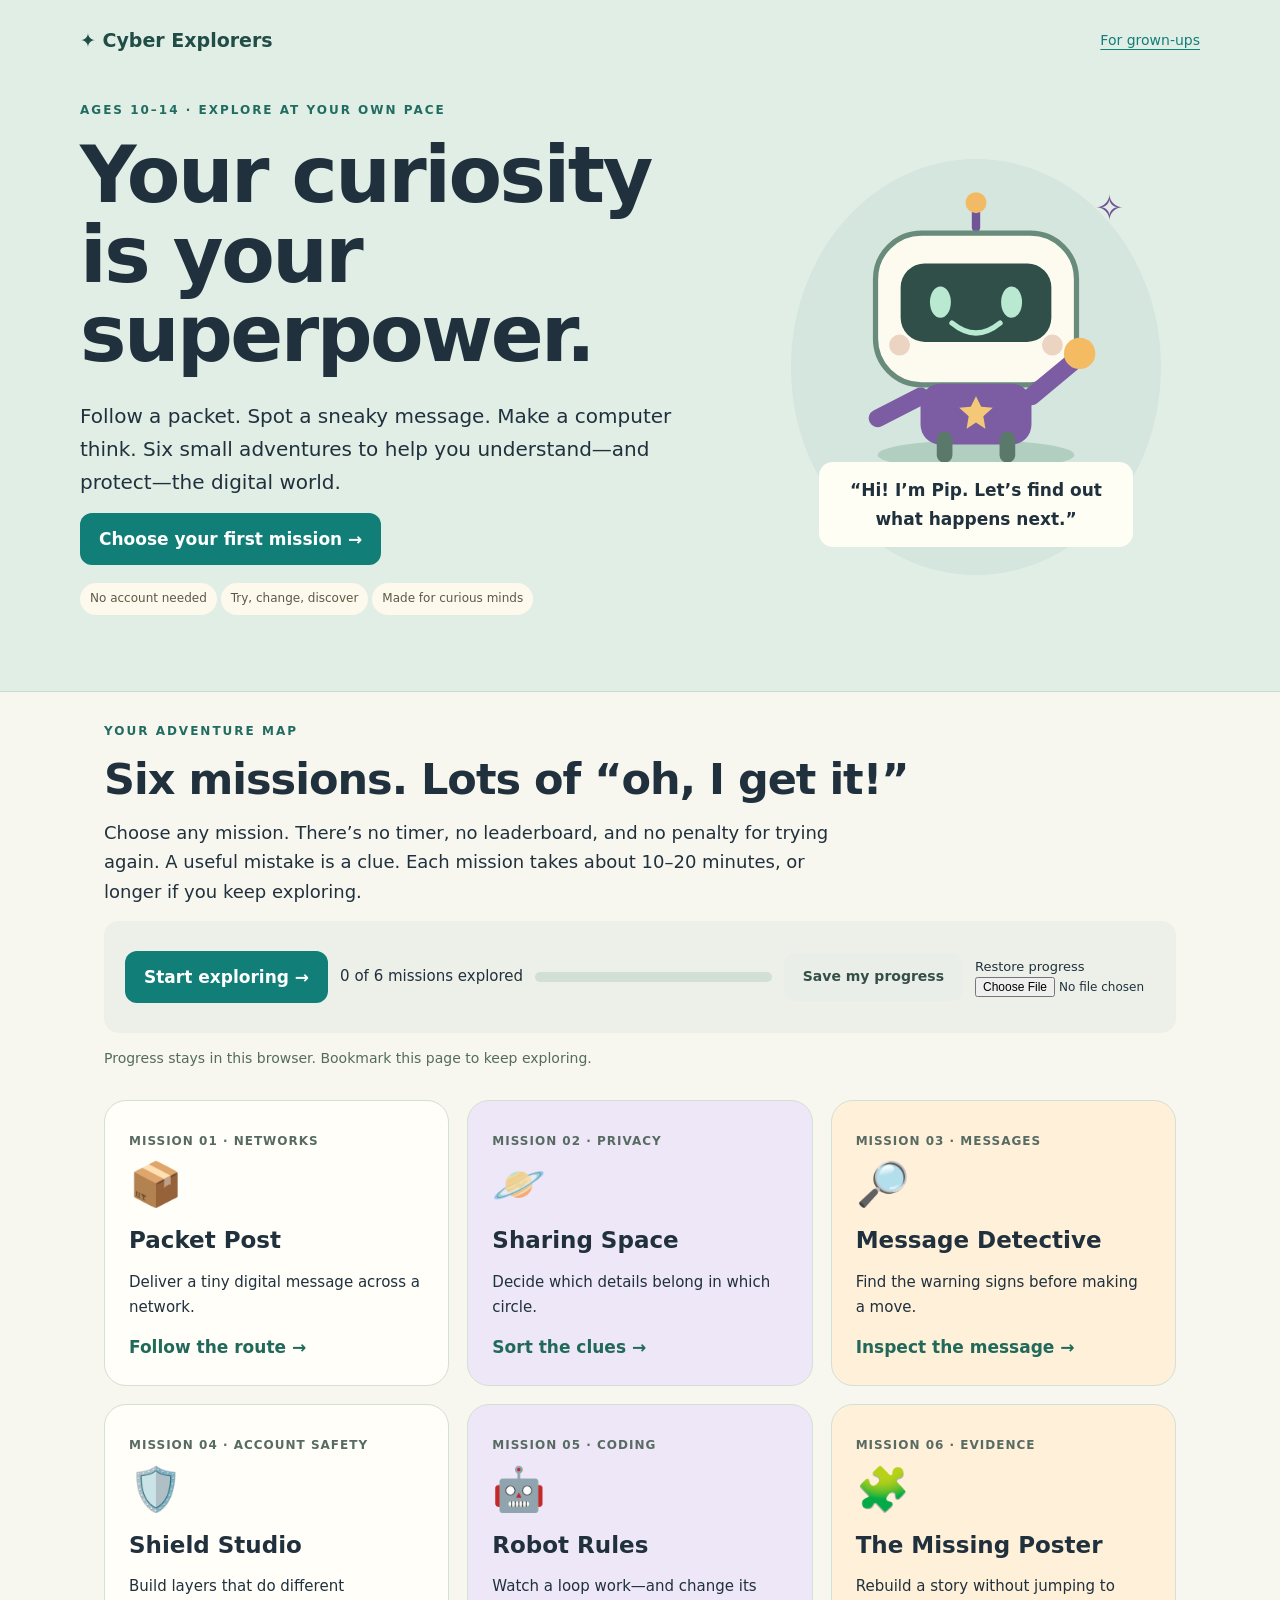
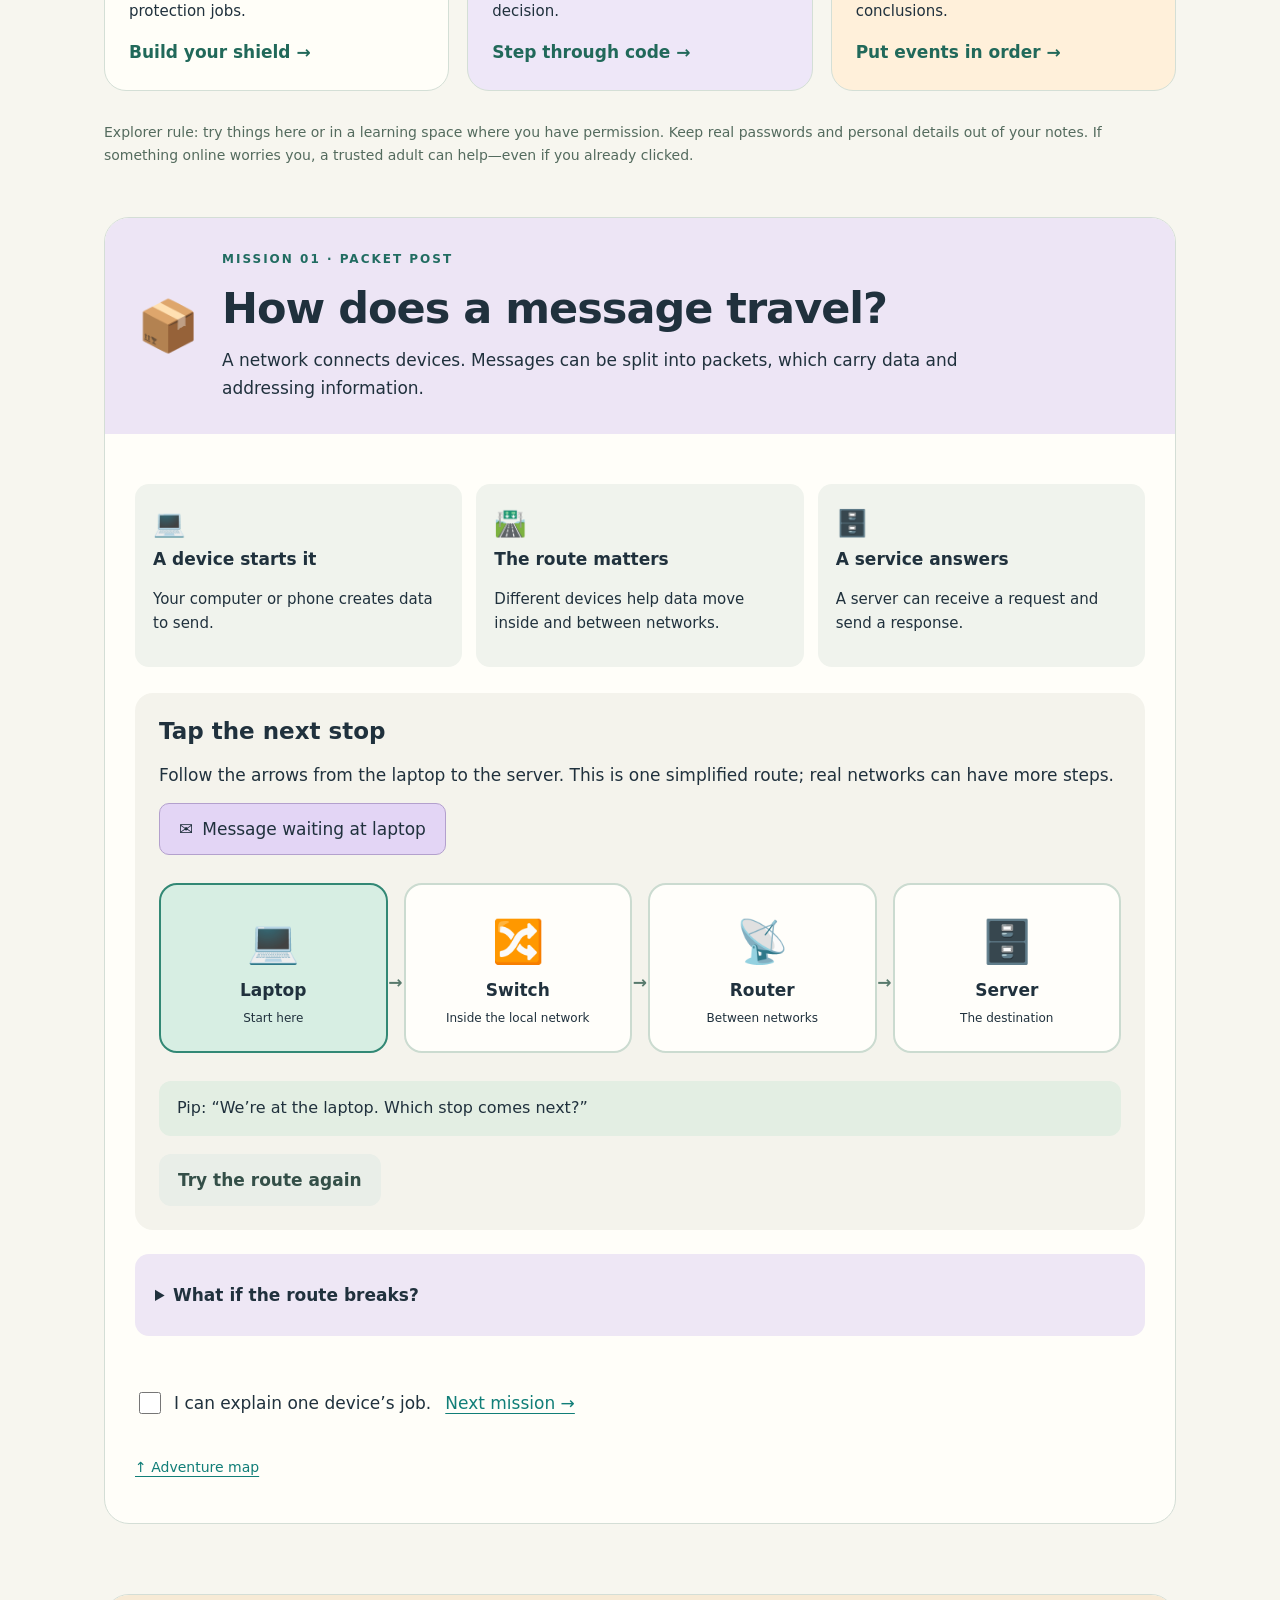
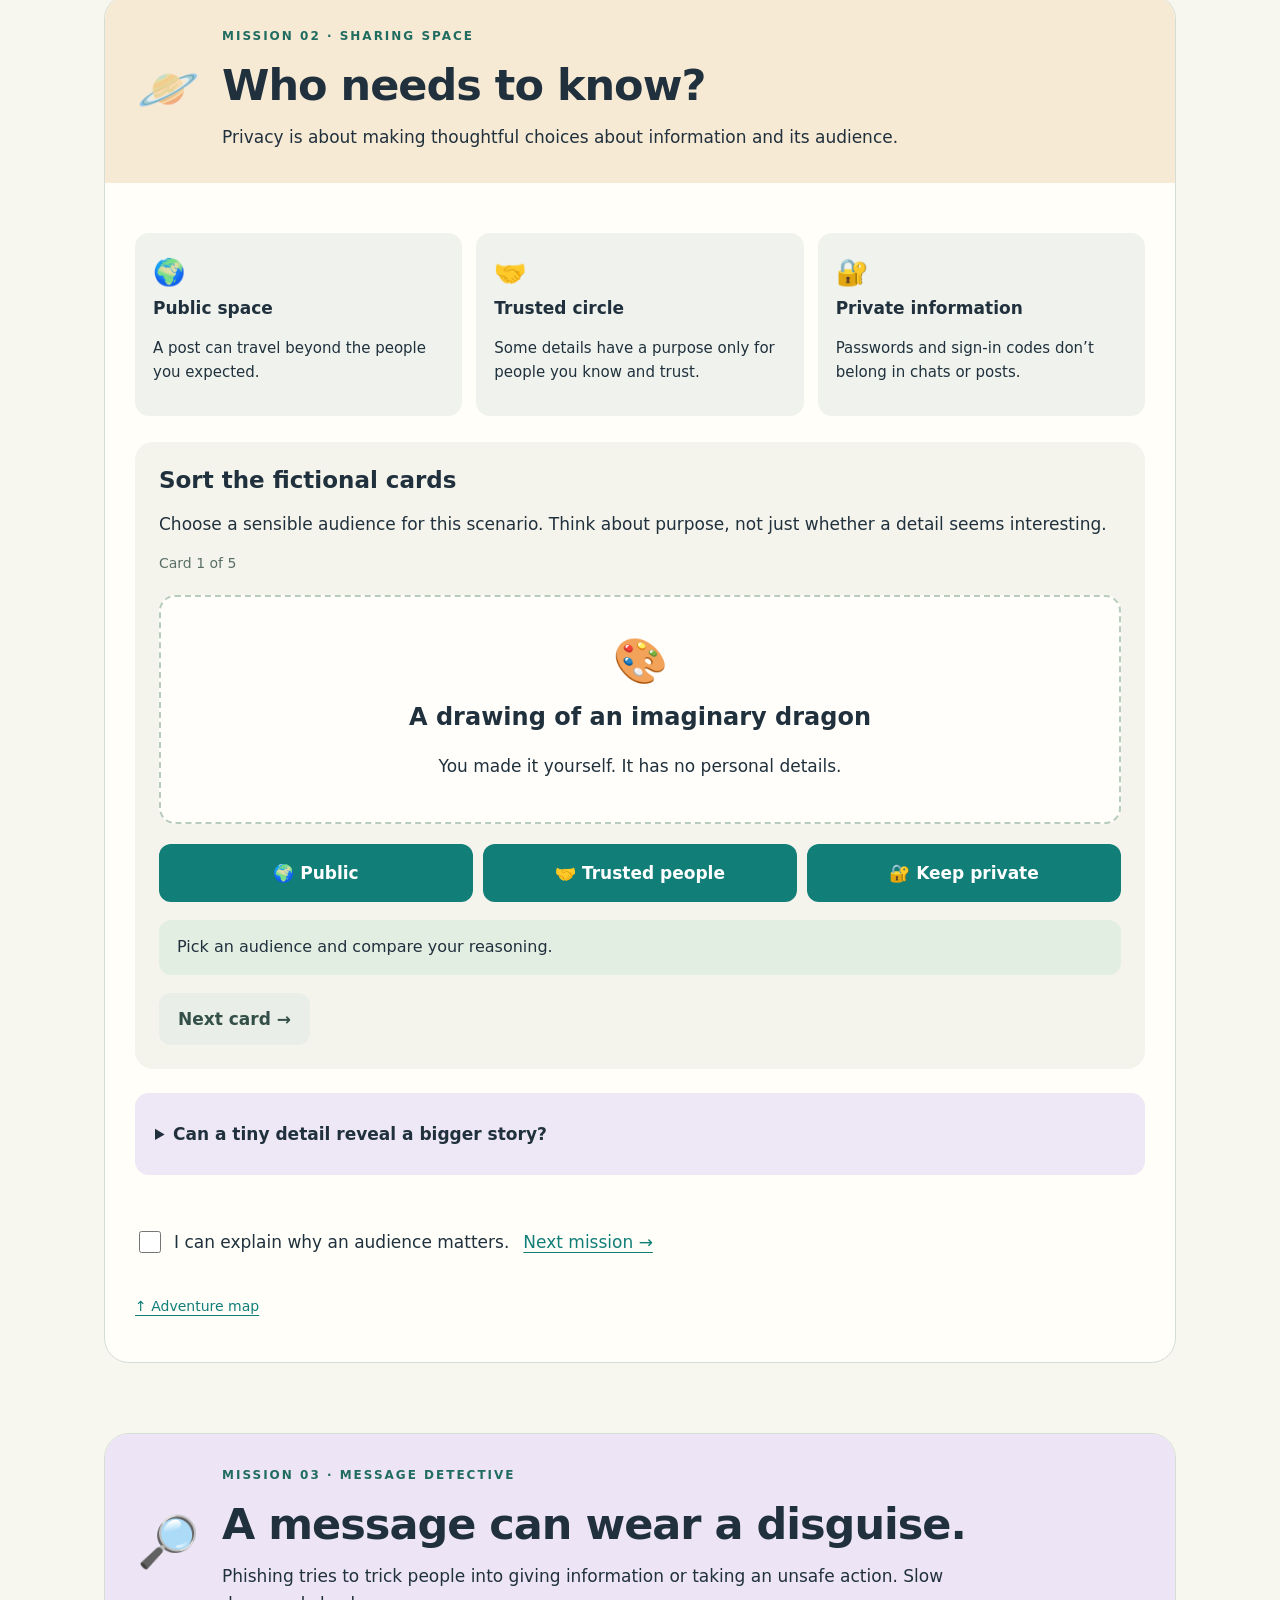
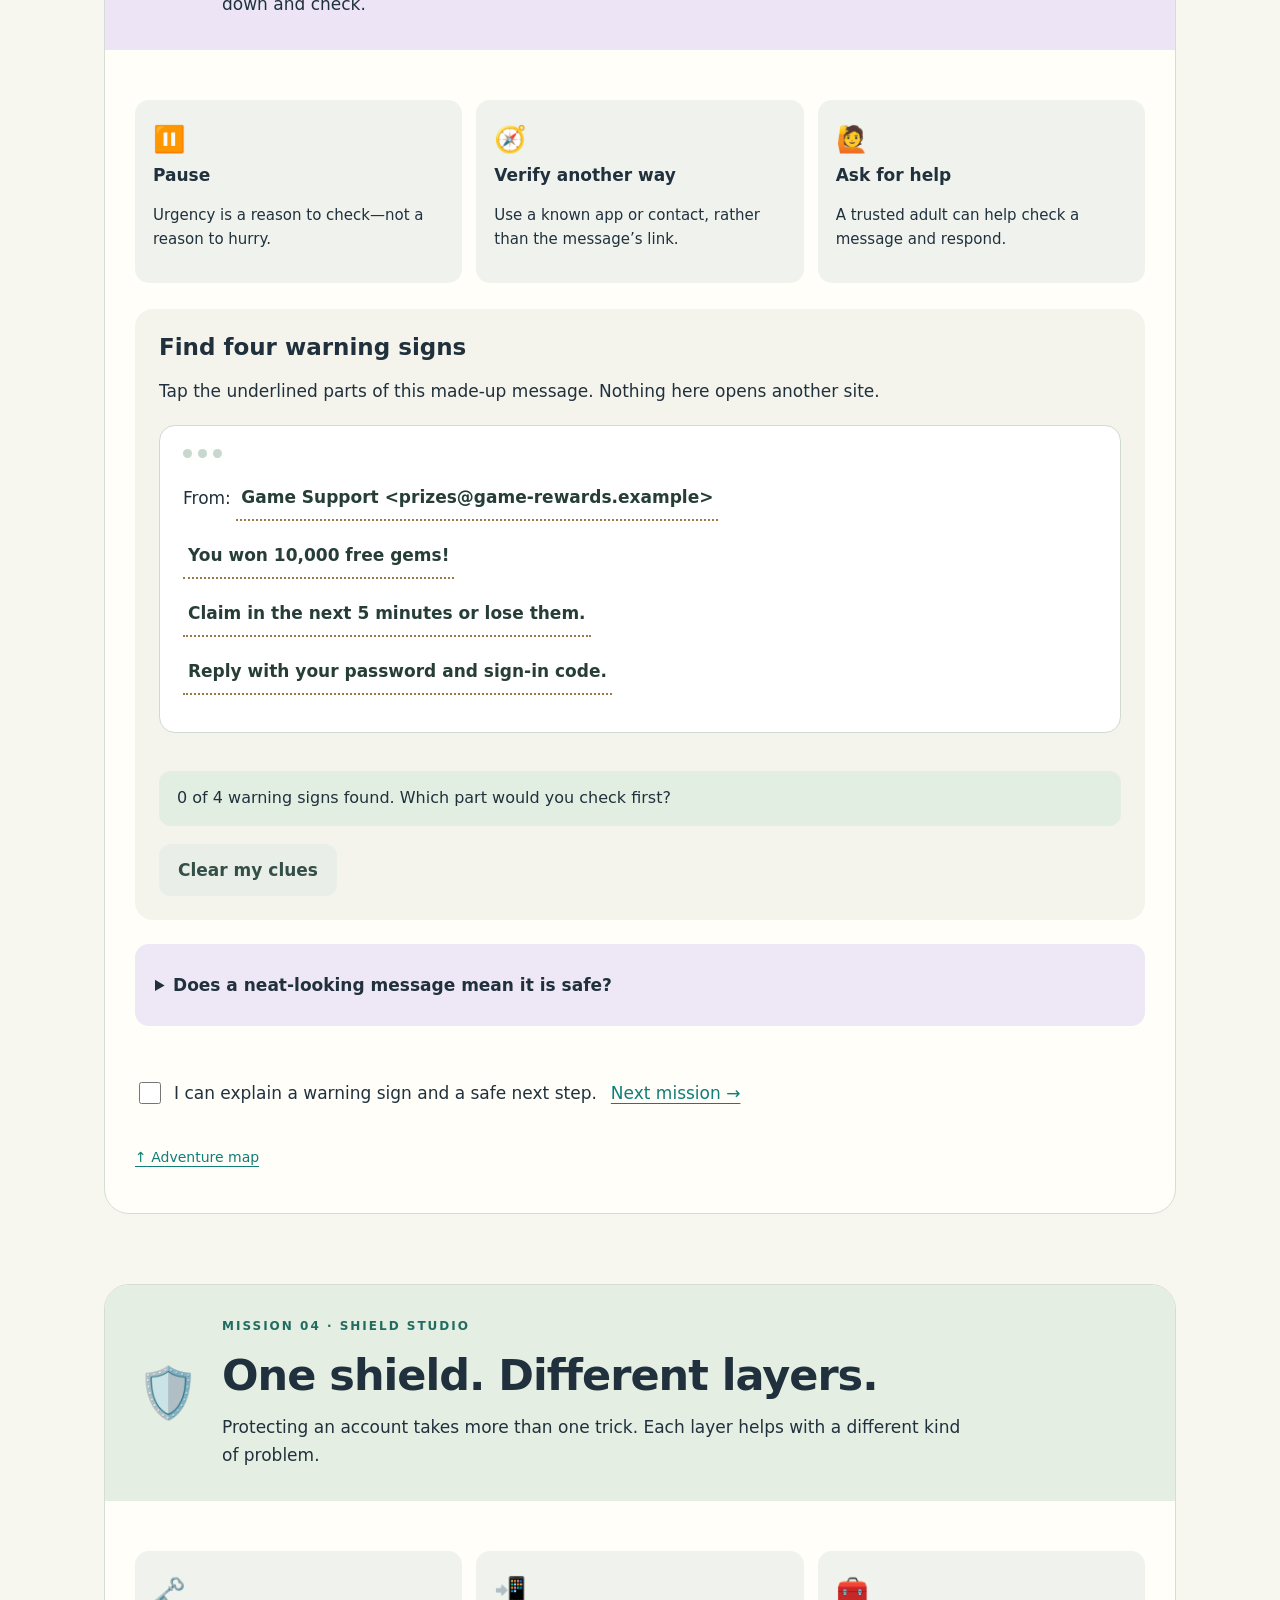
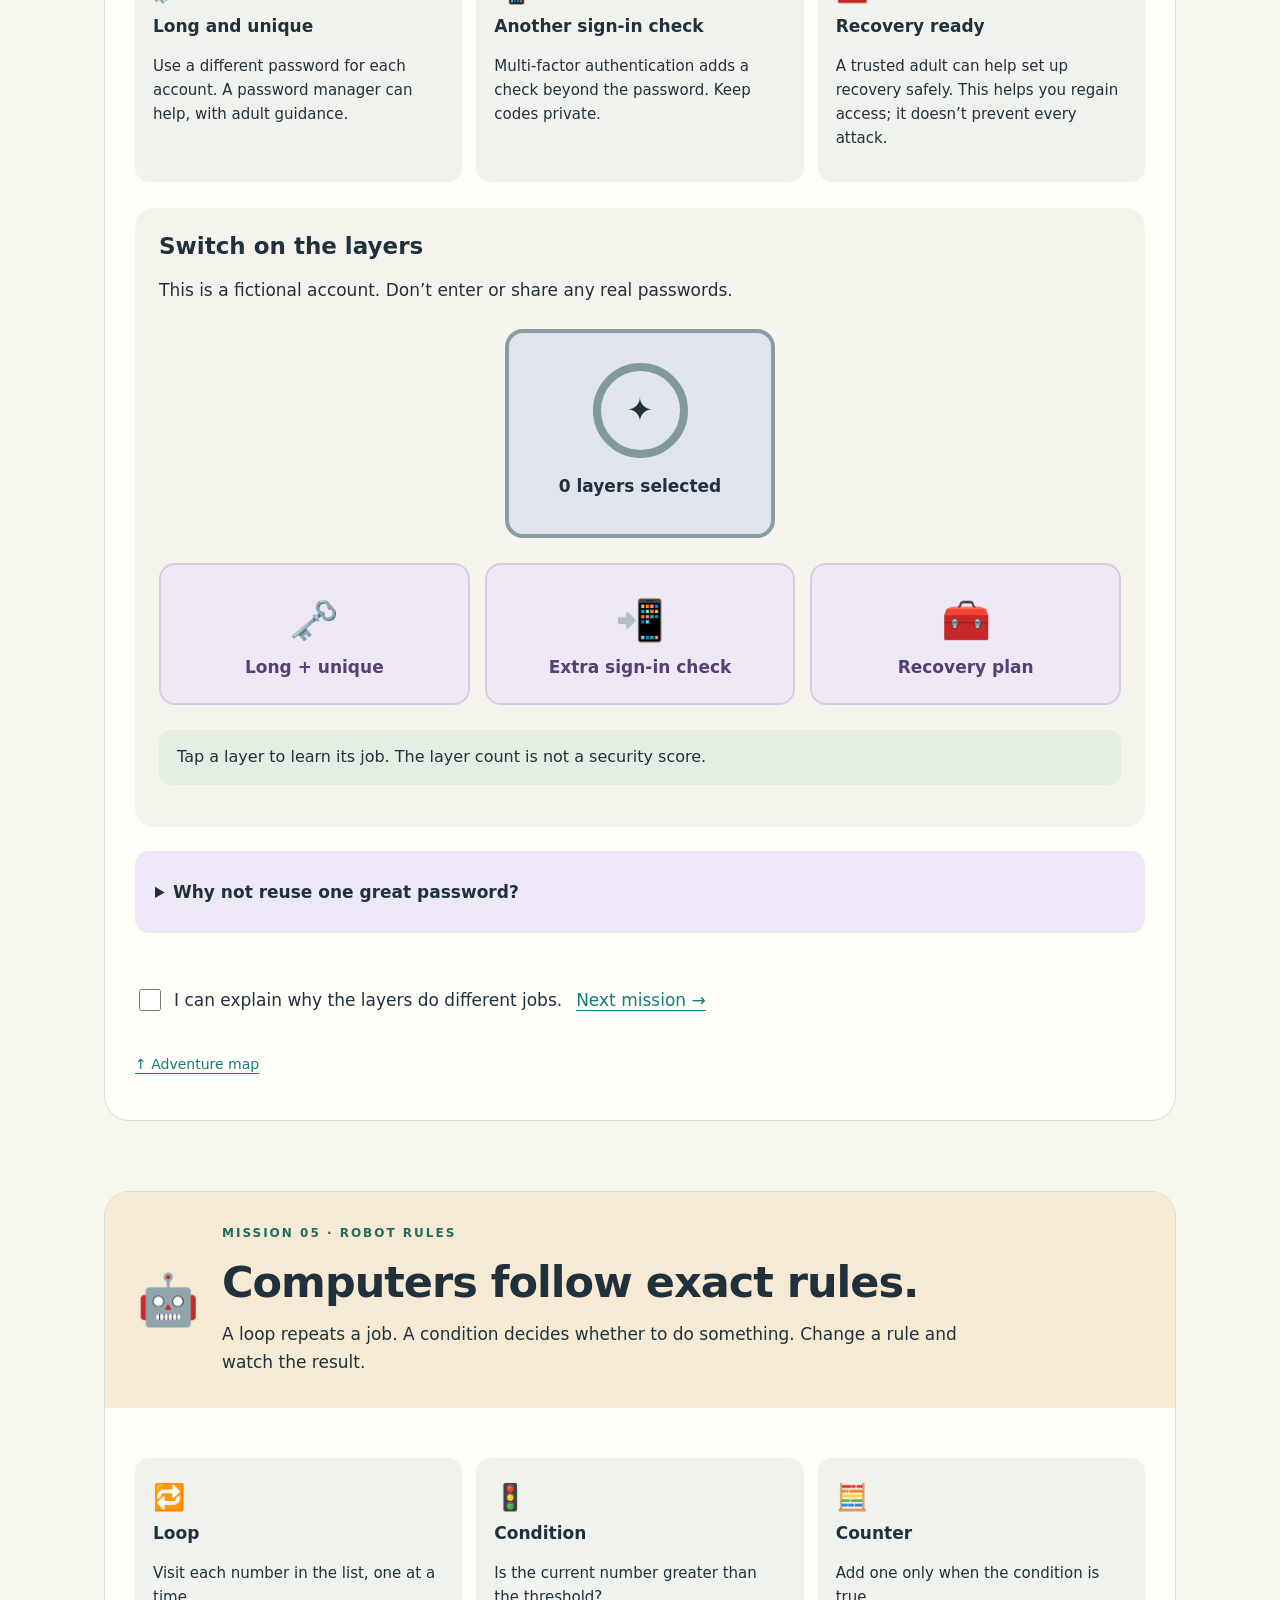
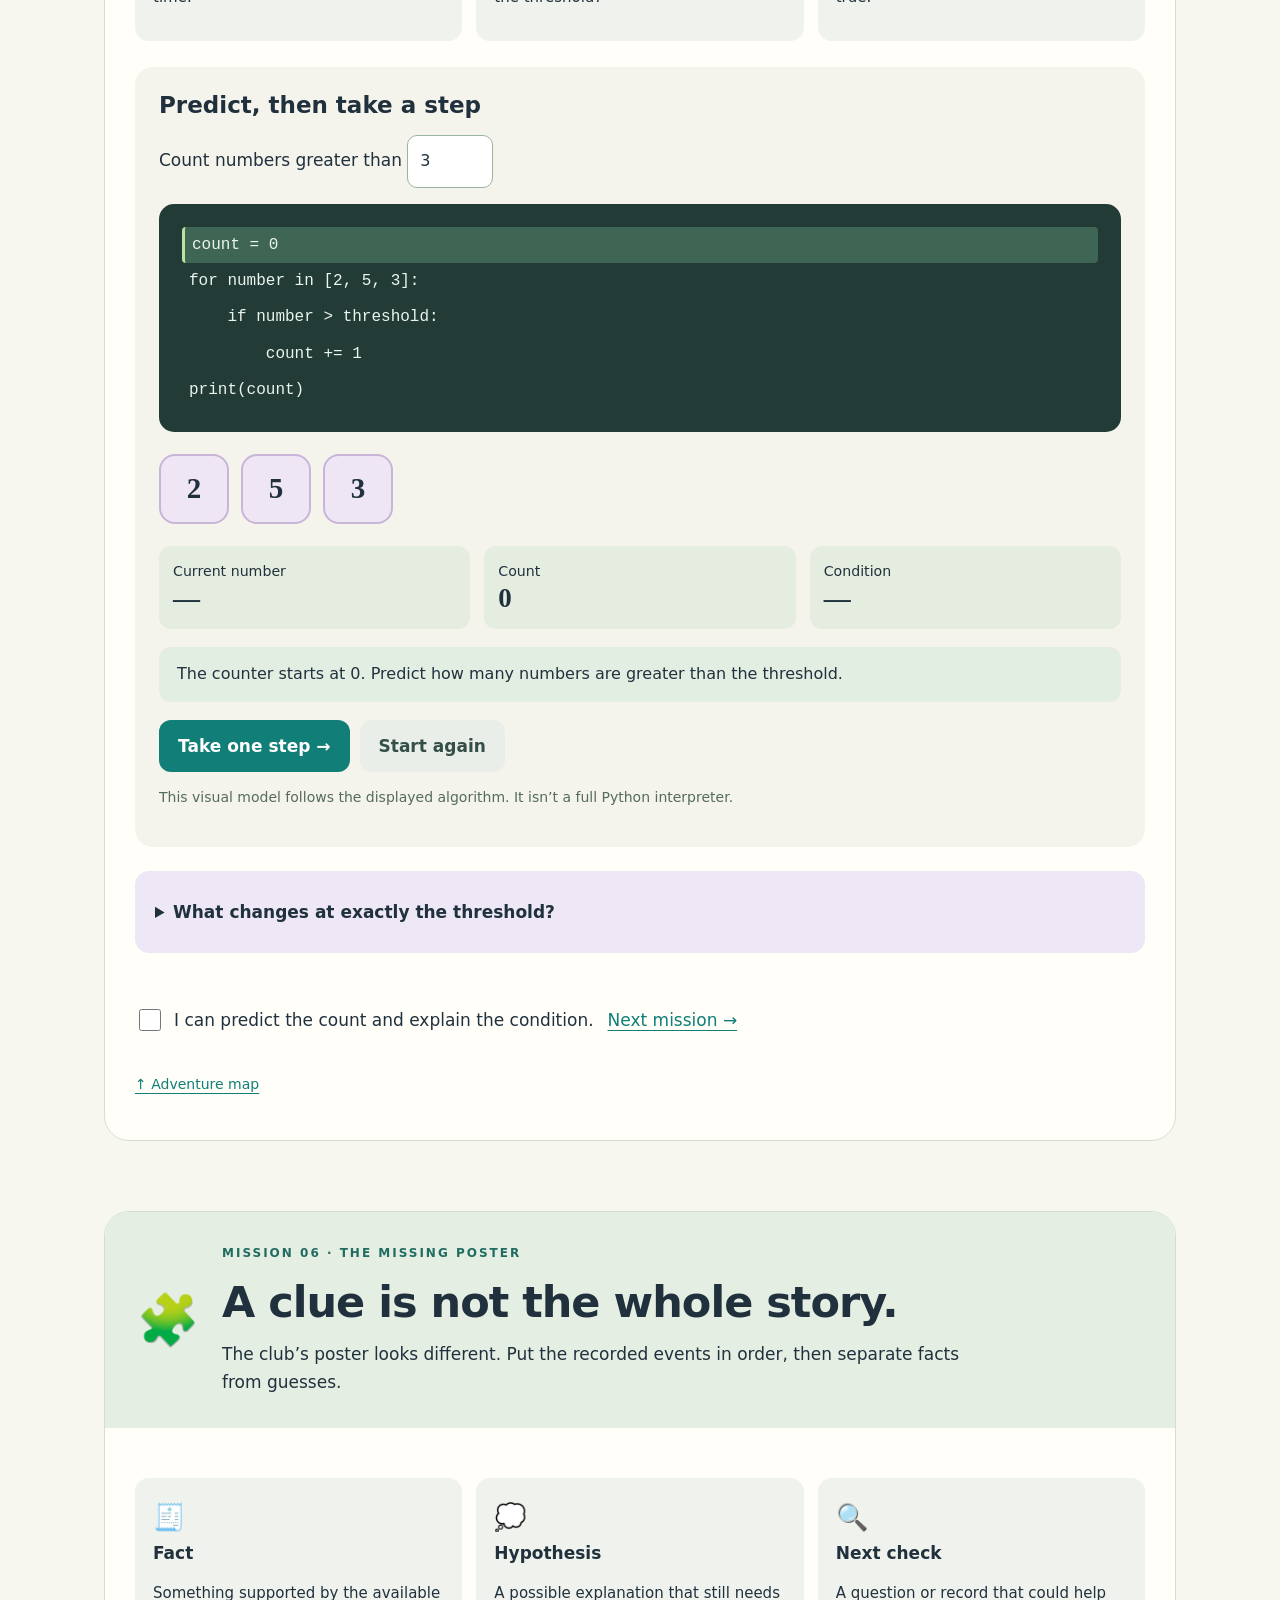
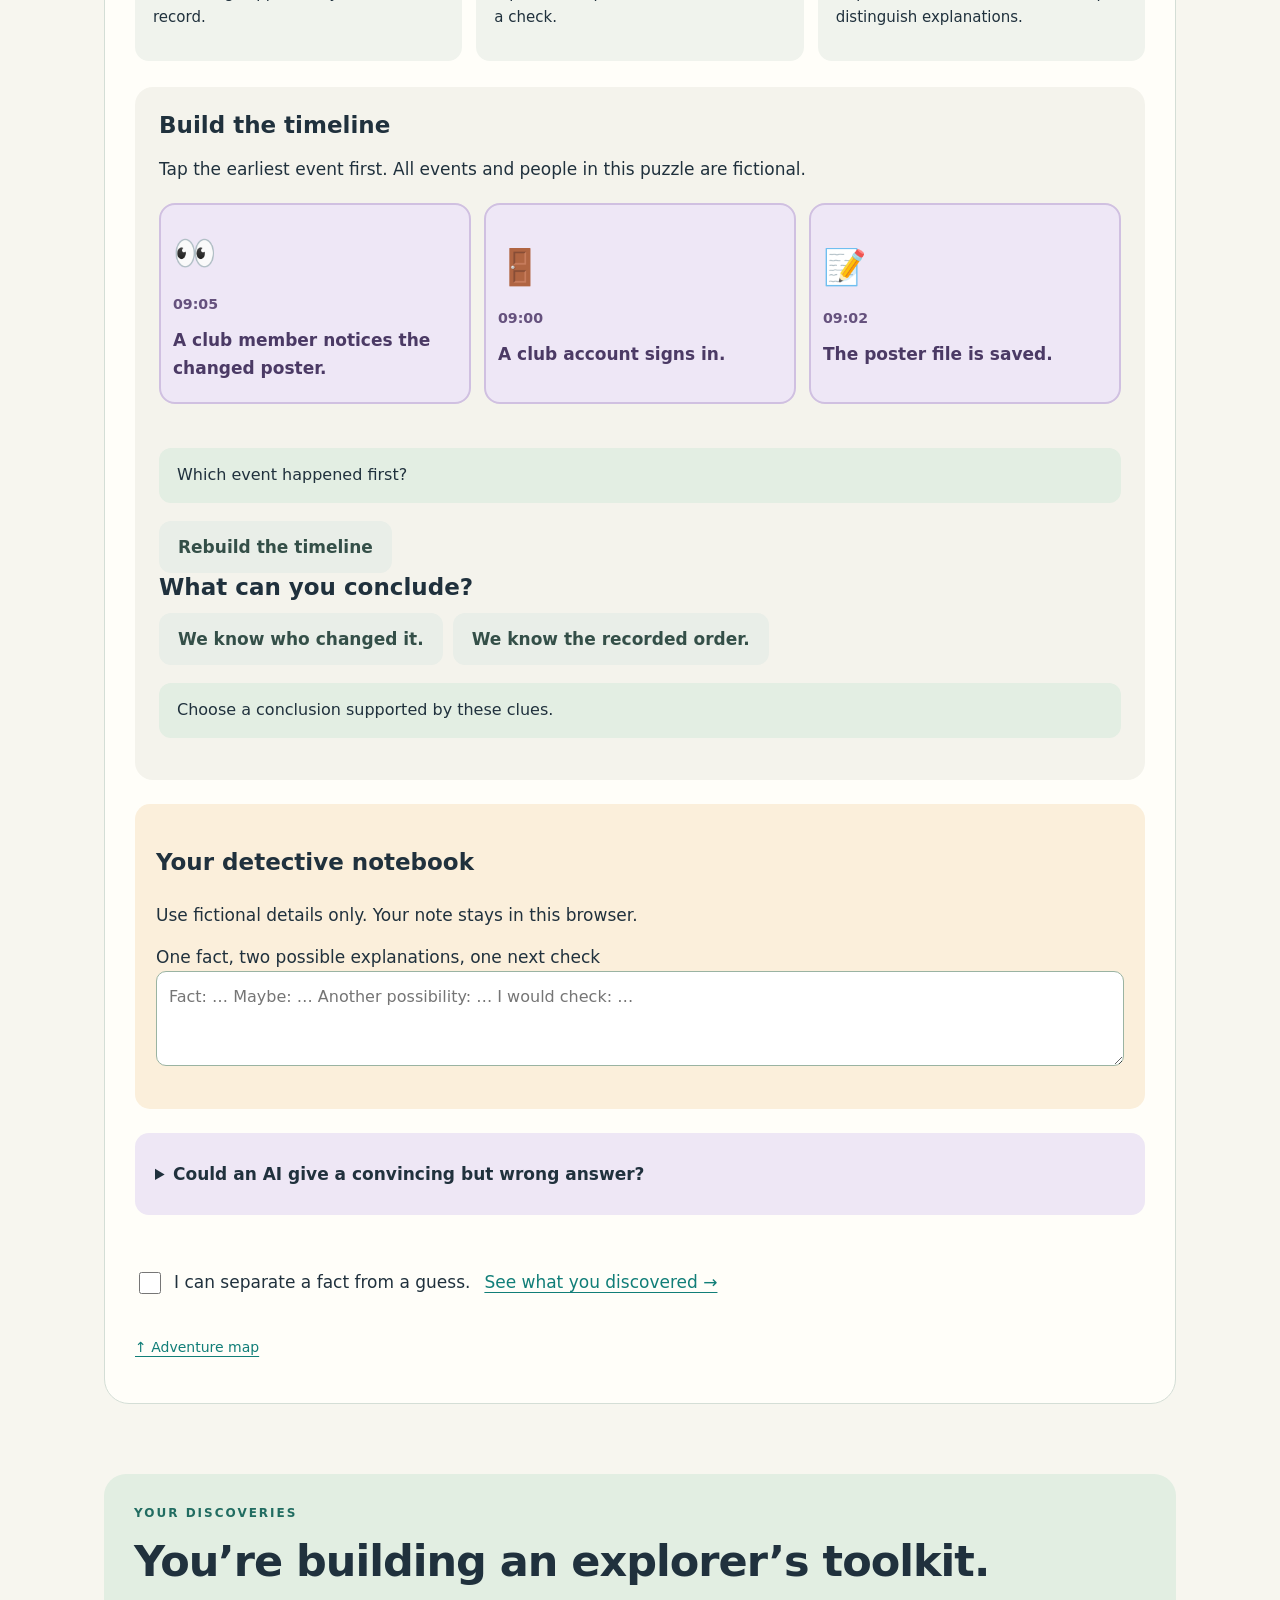
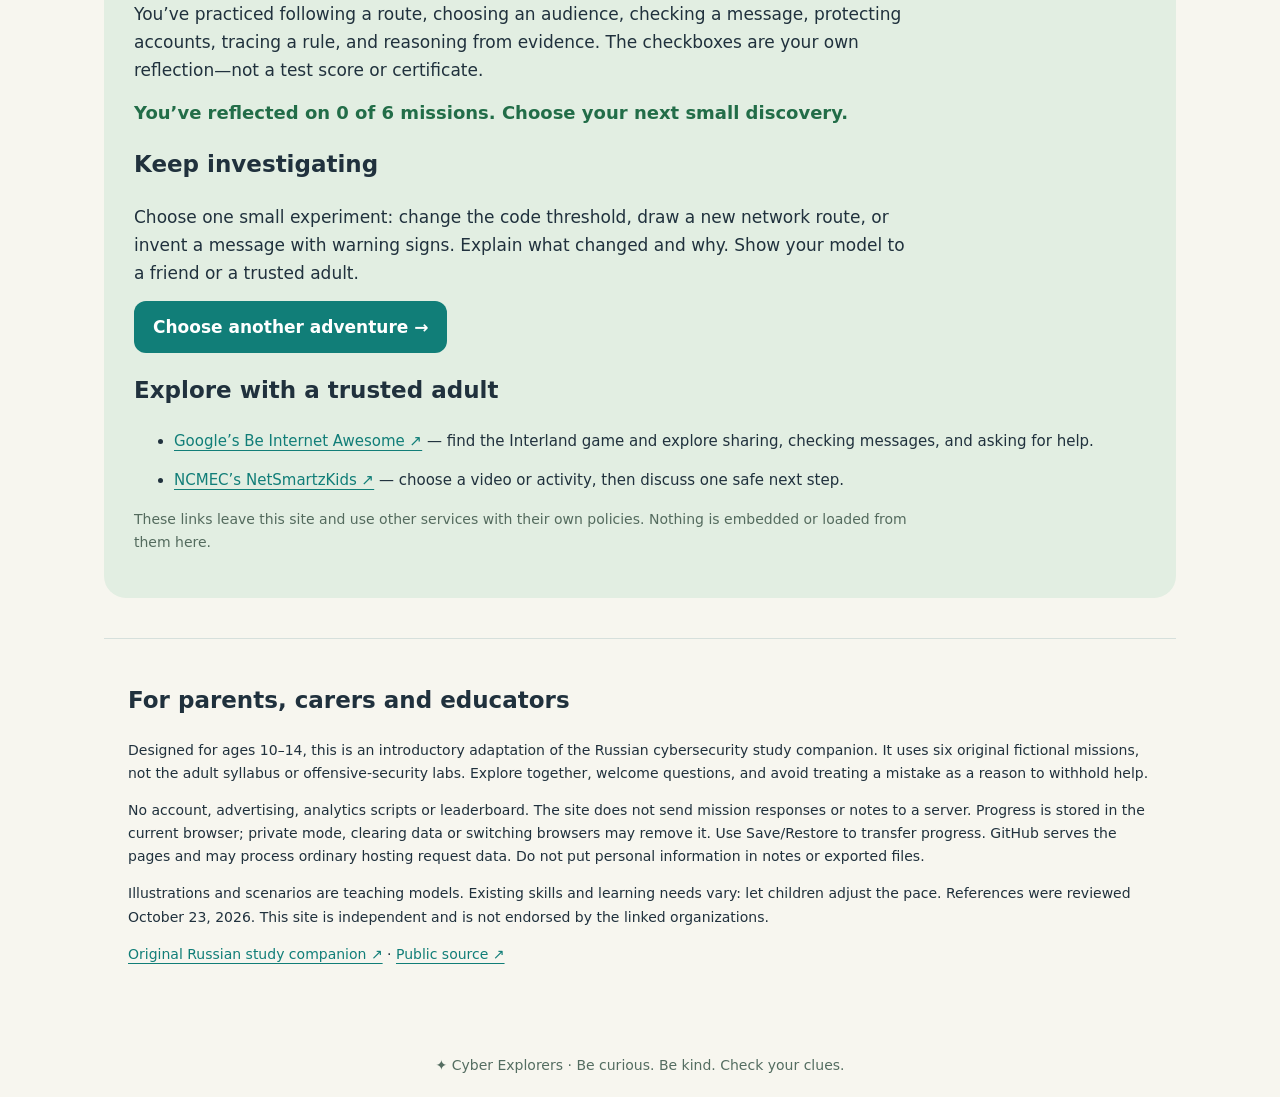
<file: index.html>
<!doctype html><html lang="en"><head><meta charset="utf-8"><meta name="viewport" content="width=device-width,initial-scale=1"><meta name="description" content="Six free interactive cyber adventures for curious explorers ages 10–14. Explore networks, privacy, suspicious messages, account protection, coding and evidence."><title>Cyber Explorers · Your curiosity is your superpower</title><style>
:root{--ink:#20313d;--muted:#516777;--bg:#f7f6ef;--teal:#117e78;--purple:#7352ae;--orange:#b86521;--line:#d6e0dc}*{box-sizing:border-box}html{scroll-behavior:smooth;scroll-padding-top:22px}body{margin:0;background:var(--bg);color:var(--ink);font:17px/1.65 system-ui,-apple-system,Segoe UI,sans-serif}button,input,select,textarea{font:inherit}button,a{touch-action:manipulation}a{color:var(--teal);text-underline-offset:4px}button,.primary{background:var(--teal);color:white;border:0;border-radius:12px;padding:12px 19px;font-weight:650;cursor:pointer;text-decoration:none;display:inline-block;min-height:48px}button:hover,.primary:hover{filter:brightness(.93)}button:disabled{opacity:.5;cursor:default}.secondary{background:#e9eee8;color:#344f48}button:focus-visible,a:focus-visible,summary:focus-visible,input:focus-visible,textarea:focus-visible{outline:3px solid #a46525;outline-offset:4px}h1{font-size:clamp(40px,6.8vw,78px);line-height:1.02;letter-spacing:-2.5px;margin:15px 0 25px}h2{font-size:clamp(29px,4vw,43px);line-height:1.12;letter-spacing:-1px;margin:14px 0}h3{font-size:23px;line-height:1.3}p{margin:14px 0}header{background:#e1eee6;padding:25px 6vw 58px;border-bottom:1px solid #c7ddd2}.topbar{max-width:1120px;margin:auto;display:flex;justify-content:space-between;gap:18px;align-items:center}.logo{font-weight:800;font-size:19px;color:#214d47;text-decoration:none}.topbar a:last-child{font-size:14px}.hero{max-width:1120px;margin:45px auto 0;display:grid;grid-template-columns:1.4fr 1fr;gap:45px;align-items:center}.eyebrow{text-transform:uppercase;letter-spacing:2px;font-size:12px;font-weight:750;color:#216c61}.hero p{max-width:650px;font-size:20px}.tag{font-size:12px;padding:6px 10px;border-radius:20px;background:#fdf9ec;color:#5e5945;display:inline-block;margin:4px 4px 4px 0}.robot-scene{position:relative;max-width:370px;margin:auto;background:#d4e6de;border-radius:50%;padding:28px}.robot-scene svg{width:100%;display:block}.speech{text-align:center;background:#fffef5;padding:14px;border-radius:14px;margin-top:-18px;position:relative;font-weight:650}.spark{color:#715294;font-size:35px;position:absolute;top:5%;right:10%}.main{max-width:1120px;margin:auto;padding:30px 24px}.welcome{max-width:760px;font-size:18px}.world-grid{display:grid;grid-template-columns:repeat(3,minmax(0,1fr));gap:18px;margin:30px 0}.world{background:#fffef8;border:1px solid #d4dfd6;border-radius:22px;padding:24px;text-decoration:none;color:var(--ink);position:relative;overflow:hidden;transition:transform .2s}.world:hover{transform:translateY(-4px)}.world .symbol{font-size:43px;line-height:1;display:block;margin:10px 0 20px}.world:nth-child(2),.world:nth-child(5){background:#eee7f8}.world:nth-child(3),.world:nth-child(6){background:#fff0da}.world small{color:#586b63;font-weight:600;font-size:12px;letter-spacing:1px}.world h3{margin:12px 0 10px}.world p{font-size:15px}.world .go{font-weight:750;color:#21695a}.mission-status{position:absolute;right:17px;top:15px;font-size:12px;color:#35734f}.toolbar{display:flex;align-items:center;gap:12px;flex-wrap:wrap;padding:21px;background:#edf0e8;border-radius:15px}.toolbar p{margin:0;font-size:15px}.toolbar .meter{flex:1;min-width:130px;background:#d1dfd4;height:10px;border-radius:6px;overflow:hidden}.meter div{background:#48885f;height:100%;width:0}.toolbar button{font-size:14px}.mission{margin:50px 0 70px;background:#fffef9;border:1px solid #d4ded6;border-radius:25px;overflow:hidden}.mission-heading{padding:32px;background:#e5eee3;display:flex;gap:23px;align-items:center}.mission:nth-of-type(2n) .mission-heading{background:#ede5f5}.mission:nth-of-type(3n) .mission-heading{background:#f7ead5}.mission-heading .emblem{font-size:50px;min-width:55px;text-align:center}.mission-heading p{margin:8px 0 0;max-width:750px}.inside{padding:30px}.learn-grid{display:grid;grid-template-columns:repeat(3,minmax(0,1fr));gap:14px;margin:20px 0 26px}.learn-card{padding:18px;border-radius:14px;background:#f0f3ed}.learn-card b{display:block;font-size:17px}.learn-card p{font-size:15px;line-height:1.6}.learn-card span{font-size:26px}.playground{background:#f4f3ec;border-radius:18px;padding:24px;margin:24px 0}.playground h3{margin:0 0 10px}.feedback{padding:14px 18px;border-radius:12px;background:#e3eee3;font-size:16px;min-height:55px;margin:18px 0}.row{display:flex;gap:10px;align-items:center;flex-wrap:wrap}.network-map{display:grid;grid-template-columns:repeat(4,minmax(0,1fr));gap:16px;margin:28px 0}.net-node{border:2px solid #cbdbd0;border-radius:18px;background:#fffefa;color:var(--ink);padding:22px 8px;position:relative;min-height:150px}.net-node span{font-size:42px;display:block}.net-node small{display:block;font-size:12px;font-weight:400;margin-top:5px}.net-node.active{background:#d7eee3;border-color:#328875}.net-node::after{content:'→';position:absolute;right:-17px;top:50%;color:#57796c}.net-node:last-child::after{display:none}.packet{display:inline-flex;gap:9px;align-items:center;background:#e3d5f5;padding:11px 19px;border-radius:10px;border:1px solid #b3a0cd}.sorting-card{padding:28px;background:#fffefa;border:2px dashed #b7ccbd;border-radius:16px;min-height:140px;text-align:center;margin:20px 0}.sorting-card .picture{display:block;font-size:44px}.sorting-card strong{font-size:24px;display:block}.choices{display:grid;grid-template-columns:repeat(3,minmax(0,1fr));gap:10px}.choices button{padding:15px 9px}.message-window{background:white;border:1px solid #cfdad3;border-radius:16px;padding:23px;margin:20px 0}.message-bar{display:flex;gap:6px;margin-bottom:19px}.message-bar i{width:9px;height:9px;border-radius:50%;background:#c9d8ce}.clue{display:inline;background:transparent;color:#273e38;border:0;border-bottom:2px dotted #9d7948;border-radius:0;padding:3px 5px;font-weight:650;min-height:44px;line-height:1.7}.clue.found{background:#f9dfb1;border-radius:5px}.clue-list{display:flex;gap:7px;flex-wrap:wrap}.clue-list span{padding:5px 10px;border-radius:14px;background:#e9e3f1;color:#634e7c;font-size:13px}.locks{display:grid;grid-template-columns:repeat(3,minmax(0,1fr));gap:15px;margin:25px 0}.lock{background:#eee8f4;color:#554075;border:2px solid #d7cbe4;border-radius:16px;padding:22px 10px}.lock span{display:block;font-size:40px}.lock.enabled{background:#d6eddf;border-color:#348960;color:#1b6642}.vault{max-width:270px;margin:25px auto;background:#dfe4ed;border:4px solid #899ca2;border-radius:18px;padding:20px;text-align:center}.vault .dial{width:95px;height:95px;border:8px solid #829a9c;border-radius:50%;display:grid;place-items:center;margin:10px auto;font-size:32px}.vault p{font-weight:650}.vault.strong{background:#d7ebdf;border-color:#397354}.mini-label{font-size:14px;color:#596f65}.code{background:#223b37;color:#eaf5ec;padding:23px;border-radius:15px;white-space:pre-wrap;font:16px/1.9 ui-monospace,monospace}.code-line{display:block;padding:3px 7px;border-radius:4px}.code-line.active{background:#3f6655;border-left:3px solid #b9e3a0}.stars{display:flex;gap:12px;margin:22px 0}.star-number{width:70px;height:70px;background:#eee5f5;border:2px solid #c8b5d8;border-radius:16px;display:grid;place-items:center;font:750 29px ui-monospace}.star-number.active{background:#f9dfad;border-color:#af7831}.variables{display:flex;gap:14px;flex-wrap:wrap;margin:15px 0}.variables div{background:#e4eddf;border-radius:12px;padding:14px;min-width:110px;flex:1}.variables small{display:block}.variables strong{font:700 27px ui-monospace}input[type=number],textarea{padding:12px;border:1px solid #9ab3a2;border-radius:10px;background:white;color:var(--ink);max-width:100%;font-size:16px}label{display:block;margin:14px 0}.evidence-grid{display:grid;grid-template-columns:repeat(3,minmax(0,1fr));gap:13px;margin:20px 0}.evidence-card{background:#eee7f6;color:#4b3a65;border:2px solid #d0c0e1;border-radius:16px;padding:20px 12px;text-align:left}.evidence-card span{font-size:35px;display:block}.evidence-card small{display:block;margin:10px 0;color:#65517d}.evidence-card.used{background:#d8ecdf;color:#225d42}.timeline{display:flex;gap:12px;margin:22px 0;flex-wrap:wrap}.timeline span{padding:14px;background:#e5eddc;border-radius:10px;flex:1;min-width:150px}.notes{padding:21px;background:#fbefdb;border-radius:15px;margin:22px 0}.notes textarea{width:100%;min-height:95px}.curiosity{background:#eee7f5;border-radius:14px;padding:20px;margin:24px 0}.curiosity summary{font-weight:700;cursor:pointer;padding:7px 0}.complete{display:flex;gap:14px;align-items:center;flex-wrap:wrap;padding-top:15px}.finish{background:#e2eee2;border-radius:22px;padding:30px;margin:40px 0}.finish p{max-width:780px}.source-list{font-size:15px}.source-list li{margin:14px 0}.adult-note{font-size:14px;padding:24px;border-top:1px solid var(--line)}footer{padding:20px;text-align:center;color:#546d61;font-size:14px}.jump{font-size:14px;margin-top:25px}.hint{color:#546b5e;font-size:14px}.check-row{display:flex;gap:10px;align-items:center}input[type=checkbox]{width:22px;height:22px;accent-color:#328364}.celebration{font-size:18px;color:#226d48;font-weight:650}.symbol,.emblem{font-family:system-ui}.mission[hidden]{display:none}@media(max-width:800px){.hero{grid-template-columns:1fr}.hero p{font-size:18px}.robot-scene{max-width:260px}.world-grid{grid-template-columns:repeat(2,minmax(0,1fr))}.learn-grid{grid-template-columns:1fr}.network-map{grid-template-columns:repeat(2,minmax(0,1fr))}.net-node::after{display:none}.mission-heading{padding:23px}.inside{padding:22px}.evidence-grid{grid-template-columns:1fr}.choices{grid-template-columns:1fr}.locks{gap:8px}.lock{font-size:14px;padding:18px 8px}.playground{padding:18px}.mission-heading .emblem{font-size:40px}.main{padding:25px 18px}}@media(max-width:450px){h1{letter-spacing:-1.5px}.world-grid{grid-template-columns:1fr}.hero{margin-top:30px;gap:25px}header{padding:22px 20px 35px}.robot-scene{max-width:230px}.mission-heading{align-items:start;gap:12px}.mission-heading .emblem{font-size:33px;min-width:36px}.inside{padding:18px}.locks{grid-template-columns:1fr}.lock span{display:inline;margin-right:10px;font-size:27px}.code{font-size:14px;padding:15px}.toolbar{padding:16px}.star-number{width:60px;height:60px}.world p{font-size:16px}}@media(prefers-reduced-motion:reduce){html{scroll-behavior:auto}.world{transition:none}}@media print{header,.world-grid,.toolbar,button,.jump{display:none}.mission{break-before:page}.main{max-width:none}body{font-size:11pt;background:white}.mission,.playground{border:0}.code{background:#eee;color:black}.curiosity{display:block}}
</style></head><body>
<header id="top"><div class="topbar"><a class="logo" href="#top">✦ Cyber Explorers</a><a href="#grownups">For grown-ups</a></div><div class="hero"><div><div class="eyebrow">Ages 10–14 · Explore at your own pace</div><h1>Your curiosity<br>is your superpower.</h1><p>Follow a packet. Spot a sneaky message. Make a computer think. Six small adventures to help you understand—and protect—the digital world.</p><a class="primary" href="#map">Choose your first mission →</a><p><span class="tag">No account needed</span><span class="tag">Try, change, discover</span><span class="tag">Made for curious minds</span></p></div><div class="robot-scene"><span class="spark" aria-hidden="true">✧</span><svg viewBox="0 0 300 280" role="img" aria-label="Pip, a friendly robot guide waving hello"><ellipse cx="150" cy="256" rx="94" ry="14" fill="#b0cfc0"/><path d="M150 39 V18" stroke="#705597" stroke-width="8" stroke-linecap="round"/><circle cx="150" cy="15" r="10" fill="#f3ba65"/><rect x="54" y="44" width="192" height="145" rx="44" fill="#fdfbf0" stroke="#688b7b" stroke-width="5"/><rect x="78" y="73" width="144" height="75" rx="23" fill="#304f49"/><ellipse cx="116" cy="110" rx="10" ry="15" fill="#b9ead1"/><ellipse cx="184" cy="110" rx="10" ry="15" fill="#b9ead1"/><path d="M127 130 Q150 149 173 130" fill="none" stroke="#b9ead1" stroke-width="5" stroke-linecap="round"/><circle cx="77" cy="151" r="10" fill="#ecd4c2"/><circle cx="223" cy="151" r="10" fill="#ecd4c2"/><rect x="97" y="188" width="106" height="58" rx="19" fill="#7c5da4"/><path d="M97 200 L56 221 M203 200 L244 166" stroke="#7c5da4" stroke-width="17" stroke-linecap="round"/><circle cx="249" cy="159" r="15" fill="#f4bb63"/><path d="M120 241 V256 M180 241 V256" stroke="#5b796a" stroke-width="15" stroke-linecap="round"/><path d="M150 200 L155 210 L166 211 L157 219 L159 231 L150 225 L141 231 L143 219 L134 211 L145 210Z" fill="#f3c977"/></svg><div class="speech">“Hi! I’m Pip. Let’s find out what happens next.”</div></div></div></header>
<main class="main"><section id="map"><div class="eyebrow">Your adventure map</div><h2>Six missions. Lots of “oh, I get it!”</h2><p class="welcome">Choose any mission. There’s no timer, no leaderboard, and no penalty for trying again. A useful mistake is a clue. Each mission takes about 10–20 minutes, or longer if you keep exploring.</p><div class="toolbar"><a class="primary" id="resume" href="#m1">Start exploring →</a><p id="progressText" aria-live="polite">0 of 6 missions explored</p><div class="meter" aria-hidden="true"><div id="progressBar"></div></div><button id="export" class="secondary">Save my progress</button><label style="font-size:13px">Restore progress<input type="file" id="import" accept="application/json" style="display:block;max-width:100%;width:180px;font-size:12px"></label></div><p id="storageNote" class="hint"></p><div class="world-grid">
<a class="world" href="#m1"><small>MISSION 01 · NETWORKS</small><span class="symbol" aria-hidden="true">📦</span><h3>Packet Post</h3><p>Deliver a tiny digital message across a network.</p><span class="go">Follow the route →</span><span class="mission-status" data-badge="1"></span></a>
<a class="world" href="#m2"><small>MISSION 02 · PRIVACY</small><span class="symbol" aria-hidden="true">🪐</span><h3>Sharing Space</h3><p>Decide which details belong in which circle.</p><span class="go">Sort the clues →</span><span class="mission-status" data-badge="2"></span></a>
<a class="world" href="#m3"><small>MISSION 03 · MESSAGES</small><span class="symbol" aria-hidden="true">🔎</span><h3>Message Detective</h3><p>Find the warning signs before making a move.</p><span class="go">Inspect the message →</span><span class="mission-status" data-badge="3"></span></a>
<a class="world" href="#m4"><small>MISSION 04 · ACCOUNT SAFETY</small><span class="symbol" aria-hidden="true">🛡️</span><h3>Shield Studio</h3><p>Build layers that do different protection jobs.</p><span class="go">Build your shield →</span><span class="mission-status" data-badge="4"></span></a>
<a class="world" href="#m5"><small>MISSION 05 · CODING</small><span class="symbol" aria-hidden="true">🤖</span><h3>Robot Rules</h3><p>Watch a loop work—and change its decision.</p><span class="go">Step through code →</span><span class="mission-status" data-badge="5"></span></a>
<a class="world" href="#m6"><small>MISSION 06 · EVIDENCE</small><span class="symbol" aria-hidden="true">🧩</span><h3>The Missing Poster</h3><p>Rebuild a story without jumping to conclusions.</p><span class="go">Put events in order →</span><span class="mission-status" data-badge="6"></span></a></div><p class="hint">Explorer rule: try things here or in a learning space where you have permission. Keep real passwords and personal details out of your notes. If something online worries you, a trusted adult can help—even if you already clicked.</p></section>
<section class="mission" id="m1"><div class="mission-heading"><span class="emblem" aria-hidden="true">📦</span><div><div class="eyebrow">Mission 01 · Packet Post</div><h2>How does a message travel?</h2><p>A network connects devices. Messages can be split into packets, which carry data and addressing information.</p></div></div><div class="inside"><div class="learn-grid"><div class="learn-card"><span aria-hidden="true">💻</span><b>A device starts it</b><p>Your computer or phone creates data to send.</p></div><div class="learn-card"><span aria-hidden="true">🛣️</span><b>The route matters</b><p>Different devices help data move inside and between networks.</p></div><div class="learn-card"><span aria-hidden="true">🗄️</span><b>A service answers</b><p>A server can receive a request and send a response.</p></div></div><div class="playground"><h3>Tap the next stop</h3><p>Follow the arrows from the laptop to the server. This is one simplified route; real networks can have more steps.</p><div class="packet">✉️ <span id="packetName">Message waiting at laptop</span></div><div class="network-map"><button class="net-node active" data-net="0"><span aria-hidden="true">💻</span>Laptop<small>Start here</small></button><button class="net-node" data-net="1"><span aria-hidden="true">🔀</span>Switch<small>Inside the local network</small></button><button class="net-node" data-net="2"><span aria-hidden="true">📡</span>Router<small>Between networks</small></button><button class="net-node" data-net="3"><span aria-hidden="true">🗄️</span>Server<small>The destination</small></button></div><p class="feedback" id="networkFeedback" aria-live="polite">Pip: “We’re at the laptop. Which stop comes next?”</p><button class="secondary" id="networkReset">Try the route again</button></div><details class="curiosity"><summary>What if the route breaks?</summary><p>Imagine the router is unavailable. Could data reach a server on another network using this route? No. But a local device might still be reachable. A connection to Wi-Fi doesn’t prove every part of the journey works.</p><p>Draw another possible route. Label what you know and what you invented.</p></details><div class="complete"><label class="check-row"><input type="checkbox" data-done="1"> I can explain one device’s job.</label><a href="#m2">Next mission →</a></div><p class="jump"><a href="#map">↑ Adventure map</a></p></div></section>
<section class="mission" id="m2"><div class="mission-heading"><span class="emblem" aria-hidden="true">🪐</span><div><div class="eyebrow">Mission 02 · Sharing Space</div><h2>Who needs to know?</h2><p>Privacy is about making thoughtful choices about information and its audience.</p></div></div><div class="inside"><div class="learn-grid"><div class="learn-card"><span aria-hidden="true">🌍</span><b>Public space</b><p>A post can travel beyond the people you expected.</p></div><div class="learn-card"><span aria-hidden="true">🤝</span><b>Trusted circle</b><p>Some details have a purpose only for people you know and trust.</p></div><div class="learn-card"><span aria-hidden="true">🔐</span><b>Private information</b><p>Passwords and sign-in codes don’t belong in chats or posts.</p></div></div><div class="playground"><h3>Sort the fictional cards</h3><p>Choose a sensible audience for this scenario. Think about purpose, not just whether a detail seems interesting.</p><p class="mini-label" id="privacyNumber"></p><div class="sorting-card"><span class="picture" id="privacyPicture" aria-hidden="true"></span><strong id="privacyCard"></strong><p id="privacyContext"></p></div><div class="choices"><button data-privacy="public">🌍 Public</button><button data-privacy="trusted">🤝 Trusted people</button><button data-privacy="private">🔐 Keep private</button></div><p id="privacyFeedback" class="feedback" aria-live="polite">Pick an audience and compare your reasoning.</p><button id="privacyNext" class="secondary">Next card →</button></div><details class="curiosity"><summary>Can a tiny detail reveal a bigger story?</summary><p>A school name, uniform photo, and daily location can add up. Look at a made-up character’s post and ask what someone could learn by combining the details. Don’t investigate real people.</p><p>Ask permission before sharing someone else’s picture or information.</p></details><div class="complete"><label class="check-row"><input type="checkbox" data-done="2"> I can explain why an audience matters.</label><a href="#m3">Next mission →</a></div><p class="jump"><a href="#map">↑ Adventure map</a></p></div></section>
<section class="mission" id="m3"><div class="mission-heading"><span class="emblem" aria-hidden="true">🔎</span><div><div class="eyebrow">Mission 03 · Message Detective</div><h2>A message can wear a disguise.</h2><p>Phishing tries to trick people into giving information or taking an unsafe action. Slow down and check.</p></div></div><div class="inside"><div class="learn-grid"><div class="learn-card"><span aria-hidden="true">⏸️</span><b>Pause</b><p>Urgency is a reason to check—not a reason to hurry.</p></div><div class="learn-card"><span aria-hidden="true">🧭</span><b>Verify another way</b><p>Use a known app or contact, rather than the message’s link.</p></div><div class="learn-card"><span aria-hidden="true">🙋</span><b>Ask for help</b><p>A trusted adult can help check a message and respond.</p></div></div><div class="playground"><h3>Find four warning signs</h3><p>Tap the underlined parts of this made-up message. Nothing here opens another site.</p><div class="message-window"><div class="message-bar" aria-hidden="true"><i></i><i></i><i></i></div><p>From: <button class="clue" data-clue="sender">Game Support &lt;prizes@game-rewards.example&gt;</button></p><p><button class="clue" data-clue="prize">You won 10,000 free gems!</button></p><p><button class="clue" data-clue="rush">Claim in the next 5 minutes or lose them.</button></p><p><button class="clue" data-clue="secret">Reply with your password and sign-in code.</button></p></div><div class="clue-list" id="clueList"></div><p id="messageFeedback" class="feedback" aria-live="polite">0 of 4 warning signs found. Which part would you check first?</p><button id="clueReset" class="secondary">Clear my clues</button></div><details class="curiosity"><summary>Does a neat-looking message mean it is safe?</summary><p>No. Logos, spelling, and familiar names can be copied. A warning sign is a reason to investigate safely, not proof of who sent it. Don’t reply with secrets. Ask an adult and verify through a known route.</p><p>If you clicked or shared something, tell a trusted adult promptly. You don’t have to fix it alone.</p></details><div class="complete"><label class="check-row"><input type="checkbox" data-done="3"> I can explain a warning sign and a safe next step.</label><a href="#m4">Next mission →</a></div><p class="jump"><a href="#map">↑ Adventure map</a></p></div></section>
<section class="mission" id="m4"><div class="mission-heading"><span class="emblem" aria-hidden="true">🛡️</span><div><div class="eyebrow">Mission 04 · Shield Studio</div><h2>One shield. Different layers.</h2><p>Protecting an account takes more than one trick. Each layer helps with a different kind of problem.</p></div></div><div class="inside"><div class="learn-grid"><div class="learn-card"><span aria-hidden="true">🗝️</span><b>Long and unique</b><p>Use a different password for each account. A password manager can help, with adult guidance.</p></div><div class="learn-card"><span aria-hidden="true">📲</span><b>Another sign-in check</b><p>Multi-factor authentication adds a check beyond the password. Keep codes private.</p></div><div class="learn-card"><span aria-hidden="true">🧰</span><b>Recovery ready</b><p>A trusted adult can help set up recovery safely. This helps you regain access; it doesn’t prevent every attack.</p></div></div><div class="playground"><h3>Switch on the layers</h3><p>This is a fictional account. Don’t enter or share any real passwords.</p><div class="vault" id="vault"><div class="dial" aria-hidden="true">✦</div><p id="shieldCount">0 layers selected</p></div><div class="locks"><button class="lock" data-shield="unique" aria-pressed="false"><span aria-hidden="true">🗝️</span>Long + unique</button><button class="lock" data-shield="mfa" aria-pressed="false"><span aria-hidden="true">📲</span>Extra sign-in check</button><button class="lock" data-shield="recovery" aria-pressed="false"><span aria-hidden="true">🧰</span>Recovery plan</button></div><p class="feedback" id="shieldFeedback" aria-live="polite">Tap a layer to learn its job. The layer count is not a security score.</p></div><details class="curiosity"><summary>Why not reuse one great password?</summary><p>If it is exposed on one service, other accounts using it can be at risk. “Unique” means different—not the same password with a tiny change. Never use a password shown in a lesson as your own.</p><p>With an adult, look for account security settings in a service you use. Read before changing anything.</p></details><div class="complete"><label class="check-row"><input type="checkbox" data-done="4"> I can explain why the layers do different jobs.</label><a href="#m5">Next mission →</a></div><p class="jump"><a href="#map">↑ Adventure map</a></p></div></section>
<section class="mission" id="m5"><div class="mission-heading"><span class="emblem" aria-hidden="true">🤖</span><div><div class="eyebrow">Mission 05 · Robot Rules</div><h2>Computers follow exact rules.</h2><p>A loop repeats a job. A condition decides whether to do something. Change a rule and watch the result.</p></div></div><div class="inside"><div class="learn-grid"><div class="learn-card"><span aria-hidden="true">🔁</span><b>Loop</b><p>Visit each number in the list, one at a time.</p></div><div class="learn-card"><span aria-hidden="true">🚦</span><b>Condition</b><p>Is the current number greater than the threshold?</p></div><div class="learn-card"><span aria-hidden="true">🧮</span><b>Counter</b><p>Add one only when the condition is true.</p></div></div><div class="playground"><h3>Predict, then take a step</h3><label>Count numbers greater than <input type="number" id="threshold" min="0" max="9" value="3"></label><pre class="code"><code><span class="code-line" data-line="0">count = 0</span><span class="code-line" data-line="1">for number in [2, 5, 3]:</span><span class="code-line" data-line="2">    if number &gt; threshold:</span><span class="code-line" data-line="3">        count += 1</span><span class="code-line" data-line="4">print(count)</span></code></pre><div class="stars" aria-label="Numbers in the list"><span class="star-number">2</span><span class="star-number">5</span><span class="star-number">3</span></div><div class="variables"><div><small>Current number</small><strong id="current">—</strong></div><div><small>Count</small><strong id="count">0</strong></div><div><small>Condition</small><strong id="condition">—</strong></div></div><p class="feedback" id="codeFeedback" aria-live="polite"></p><div class="row"><button id="codeStep">Take one step →</button><button id="codeReset" class="secondary">Start again</button></div><p class="hint">This visual model follows the displayed algorithm. It isn’t a full Python interpreter.</p></div><details class="curiosity"><summary>What changes at exactly the threshold?</summary><p>With threshold 3, number 3 doesn’t count: greater than (>) is different from greater than or equal to (≥). Try threshold 2. Predict the answer before stepping through.</p><p>Bonus: draw a flowchart with a decision diamond for “number > threshold”.</p></details><div class="complete"><label class="check-row"><input type="checkbox" data-done="5"> I can predict the count and explain the condition.</label><a href="#m6">Next mission →</a></div><p class="jump"><a href="#map">↑ Adventure map</a></p></div></section>
<section class="mission" id="m6"><div class="mission-heading"><span class="emblem" aria-hidden="true">🧩</span><div><div class="eyebrow">Mission 06 · The Missing Poster</div><h2>A clue is not the whole story.</h2><p>The club’s poster looks different. Put the recorded events in order, then separate facts from guesses.</p></div></div><div class="inside"><div class="learn-grid"><div class="learn-card"><span aria-hidden="true">🧾</span><b>Fact</b><p>Something supported by the available record.</p></div><div class="learn-card"><span aria-hidden="true">💭</span><b>Hypothesis</b><p>A possible explanation that still needs a check.</p></div><div class="learn-card"><span aria-hidden="true">🔍</span><b>Next check</b><p>A question or record that could help distinguish explanations.</p></div></div><div class="playground"><h3>Build the timeline</h3><p>Tap the earliest event first. All events and people in this puzzle are fictional.</p><div class="evidence-grid"><button class="evidence-card" data-event="2"><span aria-hidden="true">👀</span><small>09:05</small>A club member notices the changed poster.</button><button class="evidence-card" data-event="0"><span aria-hidden="true">🚪</span><small>09:00</small>A club account signs in.</button><button class="evidence-card" data-event="1"><span aria-hidden="true">📝</span><small>09:02</small>The poster file is saved.</button></div><div class="timeline" id="timeline"></div><p class="feedback" id="evidenceFeedback" aria-live="polite">Which event happened first?</p><button id="timelineReset" class="secondary">Rebuild the timeline</button><h3>What can you conclude?</h3><div class="row"><button class="secondary conclusion" data-right="false">We know who changed it.</button><button class="secondary conclusion" data-right="true">We know the recorded order.</button></div><p id="conclusionFeedback" class="feedback" aria-live="polite">Choose a conclusion supported by these clues.</p></div><div class="notes"><h3>Your detective notebook</h3><p>Use fictional details only. Your note stays in this browser.</p><label>One fact, two possible explanations, one next check<textarea id="notebook" placeholder="Fact: … Maybe: … Another possibility: … I would check: …"></textarea></label></div><details class="curiosity"><summary>Could an AI give a convincing but wrong answer?</summary><p>Yes. An AI answer may sound confident while guessing. Ask it to identify which clue supports each claim, then check yourself. Here, a sign-in followed by a save doesn’t prove who made the change.</p><p>Possible next checks: version history, which account saved it, and whether the club planned an edit. Ask people kindly; don’t accuse someone based on a guess.</p></details><div class="complete"><label class="check-row"><input type="checkbox" data-done="6"> I can separate a fact from a guess.</label><a href="#finish">See what you discovered →</a></div><p class="jump"><a href="#map">↑ Adventure map</a></p></div></section>
<section class="finish" id="finish"><div class="eyebrow">Your discoveries</div><h2>You’re building an explorer’s toolkit.</h2><p>You’ve practiced following a route, choosing an audience, checking a message, protecting accounts, tracing a rule, and reasoning from evidence. The checkboxes are your own reflection—not a test score or certificate.</p><p id="finishMessage" class="celebration" aria-live="polite">Pick one mission and explain your favorite discovery.</p><h3>Keep investigating</h3><p>Choose one small experiment: change the code threshold, draw a new network route, or invent a message with warning signs. Explain what changed and why. Show your model to a friend or a trusted adult.</p><a class="primary" href="#map">Choose another adventure →</a><h3>Explore with a trusted adult</h3><ul class="source-list"><li><a href="https://beinternetawesome.withgoogle.com/en_us/" target="_blank" rel="noopener noreferrer">Google’s Be Internet Awesome ↗</a> — find the Interland game and explore sharing, checking messages, and asking for help.</li><li><a href="https://www.netsmartzkids.org/" target="_blank" rel="noopener noreferrer">NCMEC’s NetSmartzKids ↗</a> — choose a video or activity, then discuss one safe next step.</li></ul><p class="hint">These links leave this site and use other services with their own policies. Nothing is embedded or loaded from them here.</p></section>
<section class="adult-note" id="grownups"><h3>For parents, carers and educators</h3><p>Designed for ages 10–14, this is an introductory adaptation of the Russian cybersecurity study companion. It uses six original fictional missions, not the adult syllabus or offensive-security labs. Explore together, welcome questions, and avoid treating a mistake as a reason to withhold help.</p><p>No account, advertising, analytics scripts or leaderboard. The site does not send mission responses or notes to a server. Progress is stored in the current browser; private mode, clearing data or switching browsers may remove it. Use Save/Restore to transfer progress. GitHub serves the pages and may process ordinary hosting request data. Do not put personal information in notes or exported files.</p><p>Illustrations and scenarios are teaching models. Existing skills and learning needs vary: let children adjust the pace. References were reviewed October 23, 2026. This site is independent and is not endorsed by the linked organizations.</p><p><a href="https://johnny-fridburg.github.io/cyber-study-ru/">Original Russian study companion ↗</a> · <a href="https://github.com/johnny-fridburg/cyber-explorers-kids">Public source ↗</a></p></section></main><footer>✦ Cyber Explorers · Be curious. Be kind. Check your clues.</footer>
<script>
const byId=id=>document.getElementById(id);let state={},storageOK=true;try{state=JSON.parse(localStorage.getItem('cyber-explorers-v1')||'{}')}catch(e){storageOK=false}if(!state||typeof state!=='object'||Array.isArray(state))state={};function save(){try{localStorage.setItem('cyber-explorers-v1',JSON.stringify(state))}catch(e){storageOK=false}byId('storageNote').textContent=storageOK?'Progress stays in this browser. Bookmark this page to keep exploring.':'This browser cannot save progress automatically. Use Save my progress to keep a copy.'}function drawProgress(){const checks=[...document.querySelectorAll('[data-done]')],n=checks.filter(c=>c.checked).length;byId('progressText').textContent=`${n} of 6 missions explored`;byId('progressBar').style.width=n/6*100+'%';const next=checks.find(c=>!c.checked);byId('resume').href=next?'#m'+next.dataset.done:'#finish';byId('resume').textContent=n?'Continue exploring →':'Start exploring →';document.querySelectorAll('[data-badge]').forEach(b=>b.textContent=state['m'+b.dataset.badge]===true?'✓ Explored':'');byId('finishMessage').textContent=n===6?'Six missions explored! Pick one discovery and teach it back in your own words.':`You’ve reflected on ${n} of 6 missions. Choose your next small discovery.`}document.querySelectorAll('[data-done]').forEach(c=>{c.checked=state['m'+c.dataset.done]===true;c.onchange=()=>{state['m'+c.dataset.done]=c.checked;save();drawProgress()}});byId('notebook').value=typeof state.note==='string'?state.note:'';byId('notebook').oninput=()=>{state.note=byId('notebook').value;save()};save();drawProgress();byId('export').onclick=()=>{const a=document.createElement('a');a.href=URL.createObjectURL(new Blob([JSON.stringify(state,null,2)],{type:'application/json'}));a.download='my-cyber-explorers-progress.json';a.click();setTimeout(()=>URL.revokeObjectURL(a.href),1000)};byId('import').onchange=async e=>{try{if(!e.target.files[0])return;const d=JSON.parse(await e.target.files[0].text());if(!d||typeof d!=='object'||Array.isArray(d))throw Error();state={note:typeof d.note==='string'?d.note:''};document.querySelectorAll('[data-done]').forEach(c=>{state['m'+c.dataset.done]=d['m'+c.dataset.done]===true;c.checked=state['m'+c.dataset.done]});byId('notebook').value=state.note;save();drawProgress()}catch(e){byId('storageNote').textContent='That file could not be read. Choose a progress JSON exported from this site.'}};
let net=0;const netTexts=['We’re at the laptop. Which stop comes next?','The switch moves the message along this local network. Next: the device connecting networks.','The router chooses a next hop toward another network. Which destination is next?','Delivered! The server can respond. You followed one simplified route.'];document.querySelectorAll('[data-net]').forEach(b=>b.onclick=()=>{const target=+b.dataset.net;if(target!==net+1){byId('networkFeedback').textContent=target===net?'This is our current stop. Follow the next arrow.':'Try another stop. Follow the arrows one hop at a time.';return}net=target;document.querySelectorAll('[data-net]').forEach(n=>n.classList.toggle('active',+n.dataset.net===net));byId('packetName').textContent=['Message at laptop','Message at switch','Message at router','Message at server'][net];byId('networkFeedback').textContent=netTexts[net]});byId('networkReset').onclick=()=>{net=0;document.querySelectorAll('[data-net]').forEach(n=>n.classList.toggle('active',+n.dataset.net===0));byId('packetName').textContent='Message waiting at laptop';byId('networkFeedback').textContent=netTexts[0]};
const privacyCards=[['🎨','A drawing of an imaginary dragon','You made it yourself. It has no personal details.','public','For this fictional example, public sharing can be reasonable if your family’s rules allow it.'],['🏡','Your home address','A person in a game chat asks where you live.','private','Do not post or give it to the person in the chat. A trusted adult can help handle necessary address sharing.'],['🎂','Party meeting details','You need to tell invited people where and when to meet.','trusted','Share the needed details with invited, trusted people—not the whole internet.'],['🔑','A sign-in code','A message asks you to send a code from your phone.','private','Keep sign-in codes private. Use them only in the genuine sign-in process; ask an adult if unsure.'],['📷','A photo of your friend','You want to post it, but have not asked them.','trusted','First ask your friend and follow your family’s sharing rules. “Trusted” here means discuss permission first, not automatically post it.']];let privacy=0;function drawPrivacy(){const c=privacyCards[privacy];byId('privacyNumber').textContent=`Card ${privacy+1} of ${privacyCards.length}`;byId('privacyPicture').textContent=c[0];byId('privacyCard').textContent=c[1];byId('privacyContext').textContent=c[2];byId('privacyFeedback').textContent='Pick an audience and compare your reasoning.'}document.querySelectorAll('[data-privacy]').forEach(b=>b.onclick=()=>{const c=privacyCards[privacy];byId('privacyFeedback').textContent=(b.dataset.privacy===c[3]?'That fits this scenario. ':'Consider the purpose and permission. ')+c[4]});byId('privacyNext').onclick=()=>{privacy=(privacy+1)%privacyCards.length;drawPrivacy()};drawPrivacy();
const clueExplanations={sender:['Disguised sender','The display name says Game Support, but that is not proof. Check through a known app or contact.'],prize:['Unexpected reward','An unexpected prize can be bait. Verify rather than replying.'],rush:['Pressure to hurry','A countdown can push you to skip checking. Pause and ask for help.'],secret:['Request for secrets','A password or sign-in code should not be sent as a reply. Keep it private.']};let clues=new Set();document.querySelectorAll('[data-clue]').forEach(b=>b.onclick=()=>{clues.add(b.dataset.clue);b.classList.add('found');byId('clueList').replaceChildren();clues.forEach(key=>{const span=document.createElement('span');span.textContent=clueExplanations[key][0];byId('clueList').append(span)});byId('messageFeedback').textContent=`${clues.size} of 4 warning signs found. ${clueExplanations[b.dataset.clue][1]}`});byId('clueReset').onclick=()=>{clues.clear();document.querySelectorAll('[data-clue]').forEach(b=>b.classList.remove('found'));byId('clueList').replaceChildren();byId('messageFeedback').textContent='0 of 4 warning signs found. Which part would you check first?'};
let shields=new Set();const shieldTexts={unique:'A long, unique password helps reduce guessing and password-reuse risks. A password manager can help with adult guidance.',mfa:'An extra sign-in check adds protection beyond a password. Never send a code to someone who asks in a message.',recovery:'A recovery plan helps you regain access. It is a different job from blocking an attacker. Set it up with a trusted adult.'};document.querySelectorAll('[data-shield]').forEach(b=>b.onclick=()=>{const key=b.dataset.shield;if(shields.has(key))shields.delete(key);else shields.add(key);b.classList.toggle('enabled',shields.has(key));b.setAttribute('aria-pressed',String(shields.has(key)));byId('shieldCount').textContent=`${shields.size} layers selected`;byId('vault').classList.toggle('strong',shields.size===3);byId('shieldFeedback').textContent=shieldTexts[key]+(shields.size===3?' All three jobs are represented; no setup guarantees complete safety.':'')});
let index=-1,phase=0,count=0,finished=false;const numbers=[2,5,3];function codeDraw(line,text){document.querySelectorAll('[data-line]').forEach(e=>e.classList.toggle('active',+e.dataset.line===line));document.querySelectorAll('.star-number').forEach((e,i)=>e.classList.toggle('active',i===index&&!finished));byId('current').textContent=index>=0&&index<3?numbers[index]:'—';byId('count').textContent=count;byId('condition').textContent=index>=0&&index<3&&phase>=1?(numbers[index]>+byId('threshold').value?'True':'False'):'—';byId('codeFeedback').textContent=text;byId('codeStep').textContent=finished?'Try another round →':'Take one step →'}function codeReset(){index=-1;phase=0;count=0;finished=false;codeDraw(0,'The counter starts at 0. Predict how many numbers are greater than the threshold.')}byId('codeStep').onclick=()=>{if(finished){codeReset();return}if(index===-1){index=0;codeDraw(1,'The loop picks 2. Will 2 be greater than the threshold?');return}if(phase===0){phase=1;codeDraw(2,`${numbers[index]} > ${byId('threshold').value} is ${numbers[index]>+byId('threshold').value?'True. We will add 1.':'False. We will not add 1.'}`);return}if(phase===1){if(numbers[index]>+byId('threshold').value)count++;phase=2;codeDraw(numbers[index]>+byId('threshold').value?3:2,`Count is now ${count}. Next, the loop moves on.`);return}index++;phase=0;if(index===3){finished=true;codeDraw(4,`The loop is finished. The result is ${count}. Change the threshold and predict again!`)}else codeDraw(1,`The loop picks ${numbers[index]}. What will the condition say?`)};byId('codeReset').onclick=codeReset;byId('threshold').onchange=()=>{if(byId('threshold').value===''||!Number.isFinite(+byId('threshold').value))byId('threshold').value=3;codeReset()};codeReset();
let eventIndex=0;const events=['09:00 · Account signs in','09:02 · Poster file saved','09:05 · Change noticed'];document.querySelectorAll('[data-event]').forEach(b=>b.onclick=()=>{if(+b.dataset.event!==eventIndex){byId('evidenceFeedback').textContent='Try another card. Compare the times before choosing.';return}const label=document.createElement('span');label.textContent=events[eventIndex];byId('timeline').append(label);b.disabled=true;b.classList.add('used');eventIndex++;byId('evidenceFeedback').textContent=eventIndex===3?'Timeline rebuilt! The order is a fact in this fictional record. The cause still needs checking.':`${eventIndex} of 3 events placed. Which time comes next?`});byId('timelineReset').onclick=()=>{eventIndex=0;byId('timeline').replaceChildren();document.querySelectorAll('[data-event]').forEach(b=>{b.disabled=false;b.classList.remove('used')});byId('evidenceFeedback').textContent='Which event happened first?'};document.querySelectorAll('.conclusion').forEach(b=>b.onclick=()=>{byId('conclusionFeedback').textContent=b.dataset.right==='true'?'Exactly. The record shows order; it does not establish who made the change or why.':'We do not have enough evidence to identify who changed it. A sign-in followed by a save does not prove the person or cause.'});
</script></body></html>
</file>
